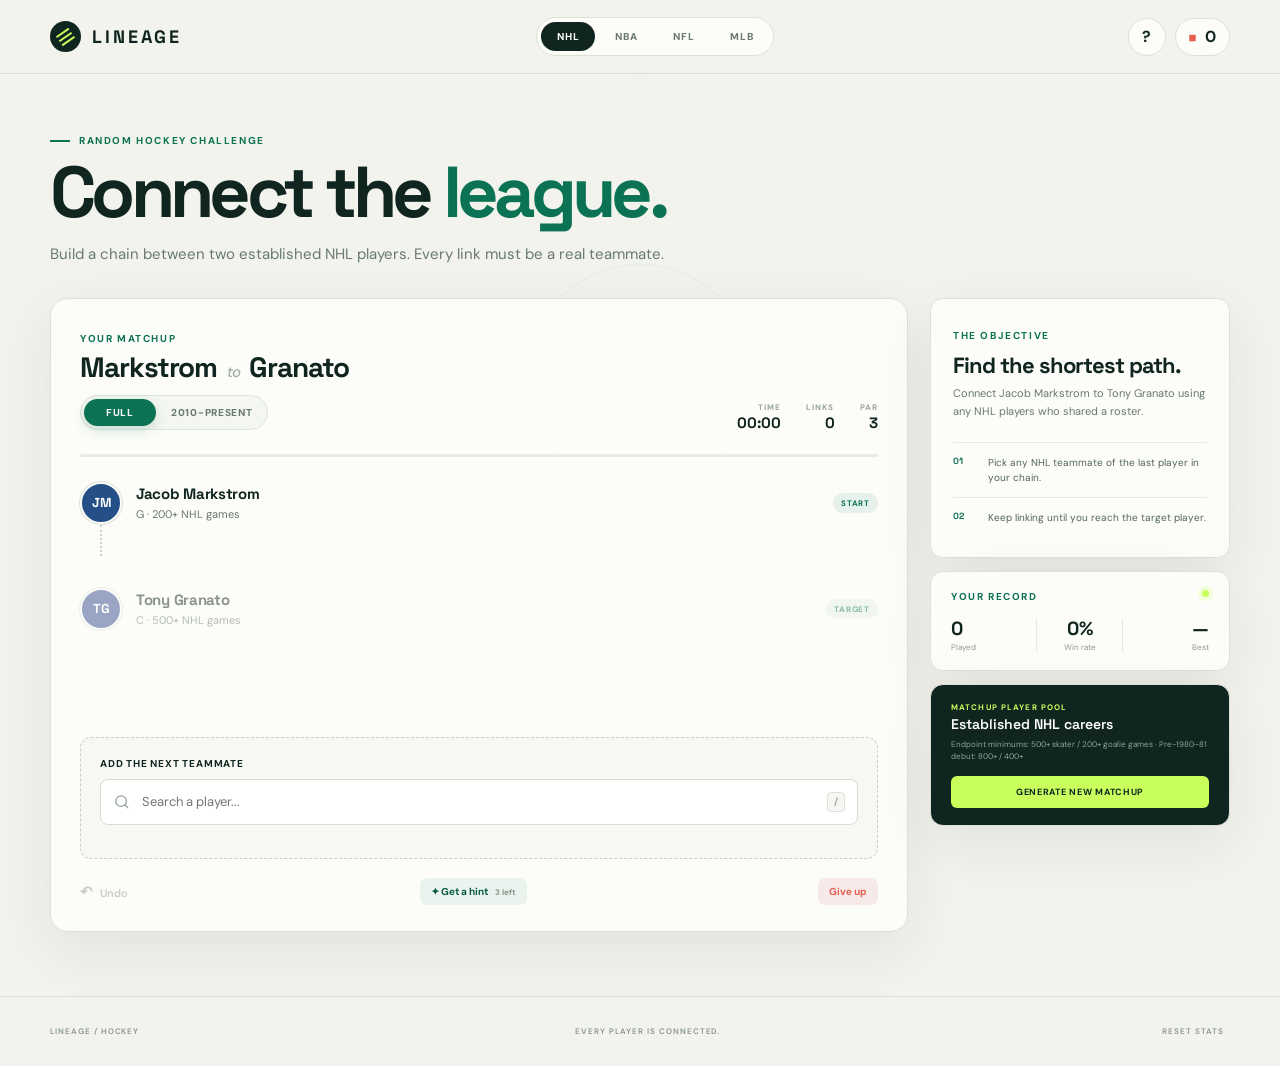
<file: index.html>
<!DOCTYPE html>
<html lang="en">
  <head>
    <meta charset="UTF-8" />
    <meta name="viewport" content="width=device-width, initial-scale=1.0" />
    <meta
      name="description"
      content="Connect athletes through verified teammate relationships across multiple sports."
    />
    <title>Lineage — The Teammate Connection Game</title>
    <link rel="preconnect" href="https://fonts.googleapis.com" />
    <link rel="preconnect" href="https://fonts.gstatic.com" crossorigin />
    <link
      href="https://fonts.googleapis.com/css2?family=DM+Sans:wght@400;500;600;700&family=Space+Grotesk:wght@500;600;700&display=swap"
      rel="stylesheet"
    />
    <link rel="stylesheet" href="styles.css?v=20260826f" />
  </head>
  <body>
    <div class="ice-lines" aria-hidden="true"></div>

    <header class="site-header">
      <a class="brand" href="#" aria-label="Lineage home">
        <span class="brand-mark">
          <span></span>
          <span></span>
          <span></span>
        </span>
        <span>LINEAGE</span>
      </a>

      <nav class="sport-toggle" aria-label="Sport">
        <button type="button" class="active" data-sport="nhl">NHL</button>
        <button type="button" data-sport="nba">NBA</button>
        <button type="button" data-sport="nfl">NFL</button>
        <button type="button" data-sport="mlb">MLB</button>
      </nav>

      <div class="header-actions">
        <button class="icon-button" id="howToPlayButton" type="button" aria-label="How to play">?</button>
        <div class="streak-pill" title="Current streak">
          <span class="flame">◆</span>
          <strong id="streakCount">0</strong>
        </div>
      </div>
    </header>

    <main class="page-shell">
      <section class="hero">
        <div class="eyebrow" id="sportEyebrow"><span></span> Random hockey challenge</div>
        <h1>Connect the <em>league.</em></h1>
        <p id="heroCopy">Build a chain between two established NHL players. Every link must be a real teammate.</p>
      </section>

      <div class="game-layout">
        <section class="game-card" aria-labelledby="challengeTitle">
          <div class="game-topbar">
            <div>
              <span class="section-kicker">Your matchup</span>
              <h2 id="challengeTitle">Finding <span>a</span> matchup...</h2>
              <div class="mode-toggle" aria-label="Player pool">
                <button type="button" class="active" data-mode="full">Full</button>
                <button type="button" data-mode="recent">2010-present</button>
              </div>
            </div>
            <div class="game-metrics">
              <div>
                <span>TIME</span>
                <strong id="timer">00:00</strong>
              </div>
              <div>
                <span>LINKS</span>
                <strong id="linkCount">0</strong>
              </div>
              <div>
                <span>PAR</span>
                <strong id="parCount">—</strong>
              </div>
            </div>
          </div>

          <div class="progress-track" aria-hidden="true">
            <div id="progressBar"></div>
          </div>

          <div class="chain" id="chain" aria-live="polite"></div>

          <div class="player-picker" id="playerPicker">
            <label for="playerSearch">Add the next teammate</label>
            <div class="search-shell">
              <svg viewBox="0 0 24 24" aria-hidden="true">
                <path d="m21 21-4.35-4.35m2.35-5.15a7.5 7.5 0 1 1-15 0 7.5 7.5 0 0 1 15 0Z" />
              </svg>
              <input
                id="playerSearch"
                type="search"
                placeholder="Search a player..."
                autocomplete="off"
                aria-controls="searchResults"
                aria-expanded="false"
              />
              <kbd>/</kbd>
            </div>
            <div class="search-results" id="searchResults" role="listbox"></div>
            <div class="hint-display" id="hintDisplay" aria-live="polite"></div>
            <p class="picker-feedback" id="pickerFeedback"></p>
          </div>

          <div class="game-actions">
            <button class="text-button" id="undoButton" type="button" disabled>
              <span>↶</span> Undo
            </button>
            <button class="hint-button" id="hintButton" type="button">
              <span>✦</span> Get a hint <small id="hintCount">3 left</small>
            </button>
            <button class="give-up-button" id="giveUpButton" type="button">
              Give up
            </button>
          </div>
        </section>

        <aside class="side-panel">
          <section class="side-card goal-card">
            <span class="section-kicker">The objective</span>
            <h3>Find the shortest path.</h3>
            <p id="objectiveCopy">Connect two eligible NHL players using players who shared an NHL roster.</p>
            <div class="mini-rule">
              <span class="rule-number">01</span>
              <p id="ruleOneCopy">Pick any NHL teammate of the last player in your chain.</p>
            </div>
            <div class="mini-rule">
              <span class="rule-number">02</span>
              <p>Keep linking until you reach the target player.</p>
            </div>
          </section>

          <section class="side-card stat-card">
            <div class="stat-heading">
              <span class="section-kicker">Your record</span>
              <span class="record-dot"></span>
            </div>
            <div class="record-grid">
              <div><strong id="playedStat">0</strong><span>Played</span></div>
              <div><strong id="winStat">0%</strong><span>Win rate</span></div>
              <div><strong id="bestStat">—</strong><span>Best</span></div>
            </div>
          </section>

          <section class="side-card tomorrow-card">
            <span>Matchup player pool</span>
            <strong id="poolTitle">Established NHL careers</strong>
            <small id="poolCopy">Endpoint minimums: 500+ skater / 200+ goalie games · Pre-1980–81 debut: 800+ / 400+</small>
            <button id="newMatchupButton" type="button">Generate new matchup</button>
          </section>
        </aside>
      </div>
    </main>

    <footer>
      <span id="footerLeague">LINEAGE / HOCKEY</span>
      <span>Every player is connected.</span>
      <button id="resetStatsButton" type="button">Reset stats</button>
    </footer>

    <dialog id="helpDialog">
      <button class="dialog-close" data-close-dialog type="button" aria-label="Close">×</button>
      <span class="section-kicker">How to play</span>
      <h2 id="helpTitle">Connect two NHL players through teammates.</h2>
      <ol>
        <li>Start with the randomly selected player at the top of the chain.</li>
        <li>Search for any <span id="helpLeagueCopy">NHL</span> player who shared a team during an overlapping season.</li>
        <li>Repeat until your last pick is the target athlete.</li>
        <li>Hints get stronger each time: player profile, shared team, then a season/name clue.</li>
      </ol>
      <p class="dialog-note" id="helpModeCopy">Full mode uses the whole endpoint pool. 2010-present mode only chooses start and target players who debuted in 2010 or later. Any NHL player can still be used as a link.</p>
    </dialog>

    <dialog id="winDialog">
      <div class="win-burst">✦</div>
      <span class="section-kicker" id="dialogKicker">Connection complete</span>
      <h2 id="winTitle">Great chain.</h2>
      <p id="winSummary"></p>
      <div class="shortest-path-card">
        <span>Shortest path</span>
        <p id="shortestPathCopy"></p>
      </div>
      <div class="win-score">
        <div><strong id="winLinks">0</strong><span>Links</span></div>
        <div><strong id="winTime">00:00</strong><span>Time</span></div>
        <div><strong id="winHints">0</strong><span>Hints</span></div>
      </div>
      <button class="primary-button" id="shareButton" type="button">Share result</button>
      <button class="secondary-button" id="playAgainButton" type="button">Play again</button>
    </dialog>

    <script>
      window.lineageAssetVersion = "20260826f";
    </script>
    <script src="data/sports-manifest.js?v=20260826f"></script>
    <script src="data/players.js?v=20260826f"></script>
    <script src="data/career-stats.js?v=20260826f"></script>
    <script src="data/batches/bulk-20260617.js?v=20260826f"></script>
    <script src="data.js?v=20260826f"></script>
    <script src="app.js?v=20260826f"></script>
  </body>
</html>
</file>
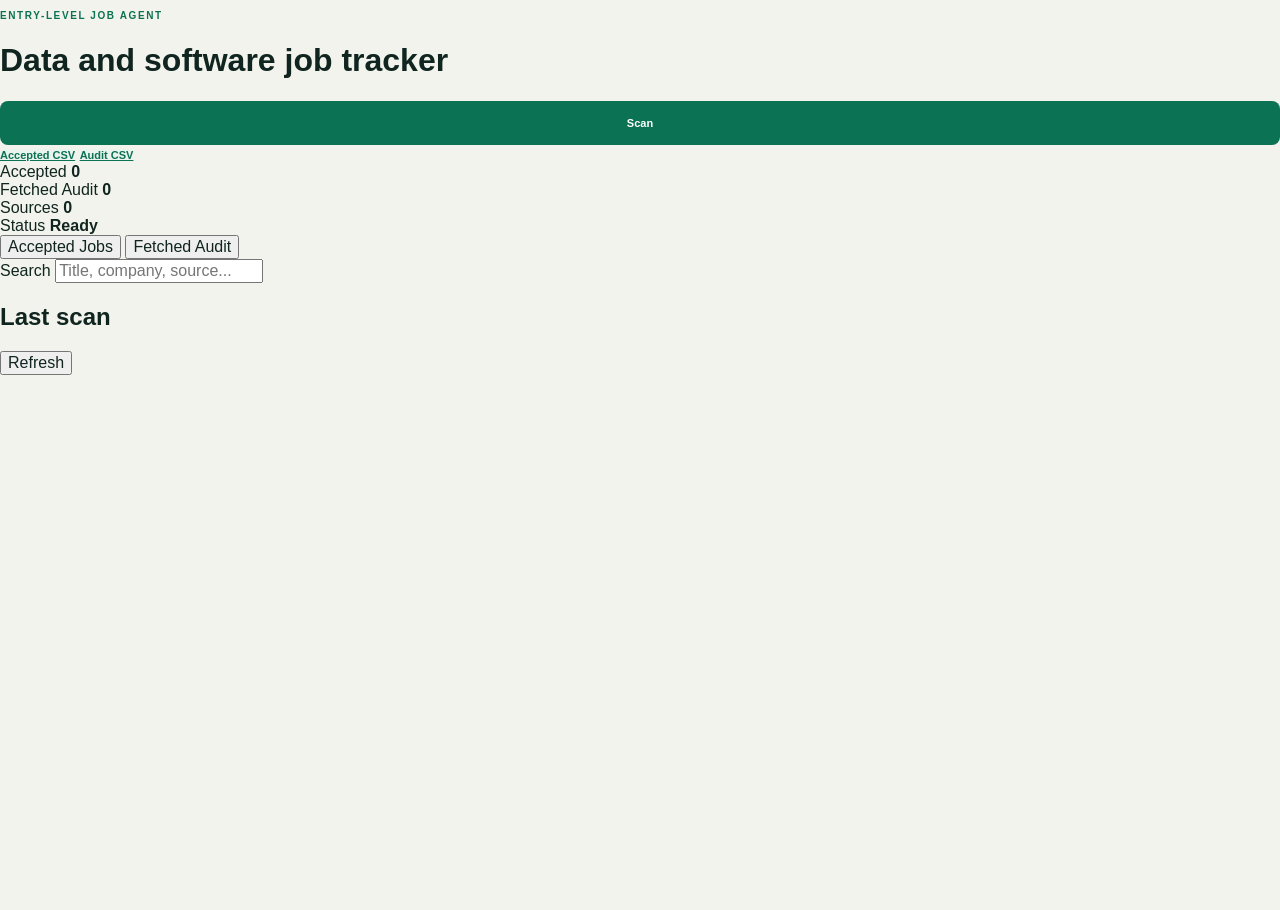
<file: job-agent/web/index.html>
<!DOCTYPE html>
<html lang="en">
  <head>
    <meta charset="UTF-8" />
    <meta name="viewport" content="width=device-width, initial-scale=1.0" />
    <title>Entry-Level Job Agent</title>
    <link rel="stylesheet" href="/styles.css" />
  </head>
  <body>
    <main class="app-shell">
      <header class="topbar">
        <div>
          <p class="eyebrow">Entry-Level Job Agent</p>
          <h1>Data and software job tracker</h1>
        </div>
        <div class="actions">
          <button id="scanButton" class="primary-button" type="button">Scan</button>
          <a class="secondary-button" href="/exports/jobs.csv">Accepted CSV</a>
          <a class="secondary-button" href="/exports/job-candidates.csv">Audit CSV</a>
        </div>
      </header>

      <section class="status-grid" aria-live="polite">
        <div>
          <span>Accepted</span>
          <strong id="acceptedCount">0</strong>
        </div>
        <div>
          <span>Fetched Audit</span>
          <strong id="candidateCount">0</strong>
        </div>
        <div>
          <span>Sources</span>
          <strong id="sourceCount">0</strong>
        </div>
        <div>
          <span>Status</span>
          <strong id="statusText">Ready</strong>
        </div>
      </section>

      <section class="toolbar">
        <div class="tabs" role="tablist" aria-label="Job tables">
          <button id="acceptedTab" class="tab active" type="button">Accepted Jobs</button>
          <button id="auditTab" class="tab" type="button">Fetched Audit</button>
        </div>
        <label class="search-box">
          <span>Search</span>
          <input id="searchInput" type="search" placeholder="Title, company, source..." />
        </label>
      </section>

      <section class="table-wrap">
        <table>
          <thead id="tableHead"></thead>
          <tbody id="tableBody"></tbody>
        </table>
        <div id="emptyState" class="empty-state" hidden>No rows yet.</div>
      </section>

      <section class="scan-log">
        <div class="log-heading">
          <h2>Last scan</h2>
          <button id="refreshButton" type="button">Refresh</button>
        </div>
        <div id="scanLog" class="log-lines"></div>
      </section>
    </main>
    <script src="/app.js"></script>
  </body>
</html>
</file>
<file: styles.css>
:root {
  --ink: #10251f;
  --muted: #697873;
  --paper: #f2f3ed;
  --card: #fcfcf8;
  --line: #dce1d8;
  --green: #0b7253;
  --green-dark: #075a42;
  --lime: #c8ff5c;
  --red: #e5604f;
  --shadow: 0 18px 60px rgba(16, 37, 31, 0.08);
}

* {
  box-sizing: border-box;
}

body {
  margin: 0;
  min-height: 100vh;
  color: var(--ink);
  background: var(--paper);
  font-family: "DM Sans", sans-serif;
}

button,
input {
  font: inherit;
}

button {
  color: inherit;
}

.ice-lines {
  position: fixed;
  inset: 0;
  z-index: -1;
  opacity: 0.42;
  background:
    linear-gradient(90deg, transparent calc(50% - 1px), rgba(11, 114, 83, 0.08) 50%, transparent calc(50% + 1px)),
    radial-gradient(circle at 50% 42%, transparent 0 112px, rgba(11, 114, 83, 0.07) 113px 114px, transparent 115px);
  pointer-events: none;
}

.site-header {
  height: 74px;
  padding: 0 max(24px, calc((100vw - 1180px) / 2));
  border-bottom: 1px solid rgba(16, 37, 31, 0.1);
  display: flex;
  align-items: center;
  justify-content: space-between;
  background: rgba(242, 243, 237, 0.8);
  backdrop-filter: blur(12px);
}

.brand {
  display: flex;
  align-items: center;
  gap: 11px;
  color: var(--ink);
  text-decoration: none;
  font: 700 18px/1 "Space Grotesk", sans-serif;
  letter-spacing: 0.16em;
}

.brand-mark {
  width: 31px;
  height: 31px;
  position: relative;
  display: grid;
  place-items: center;
  border-radius: 50%;
  background: var(--ink);
}

.brand-mark span {
  position: absolute;
  width: 15px;
  height: 2px;
  background: var(--lime);
  transform: rotate(-35deg);
}

.brand-mark span:first-child {
  transform: rotate(-35deg) translateY(-5px);
}

.brand-mark span:last-child {
  transform: rotate(-35deg) translateY(5px);
}

.header-actions {
  display: flex;
  align-items: center;
  gap: 9px;
}

.sport-toggle {
  padding: 4px;
  border: 1px solid var(--line);
  border-radius: 999px;
  display: flex;
  gap: 4px;
  background: var(--card);
}

.sport-toggle button {
  min-width: 54px;
  padding: 8px 12px;
  border: 0;
  border-radius: 999px;
  color: var(--muted);
  background: transparent;
  cursor: pointer;
  font-size: 10px;
  font-weight: 800;
  letter-spacing: 0.1em;
}

.sport-toggle button.active {
  color: white;
  background: var(--ink);
}

.icon-button,
.streak-pill {
  height: 38px;
  border: 1px solid var(--line);
  background: var(--card);
}

.icon-button {
  width: 38px;
  border-radius: 50%;
  cursor: pointer;
  font-weight: 700;
}

.streak-pill {
  padding: 0 13px;
  border-radius: 999px;
  display: flex;
  align-items: center;
  gap: 7px;
}

.flame {
  color: var(--red);
  font-size: 12px;
  transform: rotate(45deg);
}

.page-shell {
  width: min(1180px, calc(100% - 40px));
  margin: 0 auto;
}

.hero {
  padding: 60px 0 34px;
}

.eyebrow,
.section-kicker {
  text-transform: uppercase;
  letter-spacing: 0.16em;
  font-size: 10px;
  font-weight: 700;
  color: var(--green);
}

.eyebrow {
  display: flex;
  align-items: center;
  gap: 9px;
}

.eyebrow span {
  width: 20px;
  height: 2px;
  background: var(--green);
}

.hero h1 {
  margin: 10px 0 5px;
  font: 700 clamp(42px, 6vw, 72px)/0.98 "Space Grotesk", sans-serif;
  letter-spacing: -0.065em;
}

.hero h1 em {
  color: var(--green);
  font-style: normal;
}

.hero p {
  margin: 16px 0 0;
  color: var(--muted);
  font-size: 15px;
}

.game-layout {
  padding-bottom: 64px;
  display: grid;
  grid-template-columns: minmax(0, 1fr) 300px;
  gap: 22px;
  align-items: start;
}

.game-card,
.side-card {
  border: 1px solid var(--line);
  background: rgba(252, 252, 248, 0.96);
  box-shadow: var(--shadow);
}

.game-card {
  padding: 27px 29px 22px;
  border-radius: 18px;
}

.game-topbar {
  display: flex;
  align-items: end;
  justify-content: space-between;
  gap: 20px;
}

.game-topbar h2 {
  margin: 6px 0 0;
  font: 700 28px/1 "Space Grotesk", sans-serif;
  letter-spacing: -0.04em;
}

.game-topbar h2 span {
  margin: 0 4px;
  color: #a2ada9;
  font: 500 italic 15px/1 "DM Sans", sans-serif;
}

.mode-toggle {
  width: fit-content;
  margin-top: 14px;
  padding: 3px;
  border: 1px solid #dce5dc;
  border-radius: 999px;
  display: flex;
  gap: 3px;
  background: #f3f6f1;
}

.mode-toggle button {
  min-width: 72px;
  padding: 7px 12px;
  border: 0;
  border-radius: 999px;
  color: var(--muted);
  background: transparent;
  cursor: pointer;
  font-size: 10px;
  font-weight: 800;
  letter-spacing: 0.07em;
  text-transform: uppercase;
}

.mode-toggle button.active {
  color: white;
  background: var(--green);
  box-shadow: 0 4px 12px rgba(11, 114, 83, 0.18);
}

.game-metrics {
  display: flex;
  gap: 25px;
  text-align: right;
}

.game-metrics div {
  display: grid;
  gap: 3px;
}

.game-metrics span {
  color: #99a49f;
  font-size: 8px;
  font-weight: 700;
  letter-spacing: 0.14em;
}

.game-metrics strong {
  font: 700 15px/1 "Space Grotesk", sans-serif;
}

.progress-track {
  height: 3px;
  margin: 24px 0 25px;
  overflow: hidden;
  border-radius: 3px;
  background: #e8ebe4;
}

.progress-track div {
  width: 0;
  height: 100%;
  border-radius: inherit;
  background: var(--green);
  transition: width 300ms ease;
}

.chain {
  min-height: 227px;
}

.chain-entry {
  display: grid;
  grid-template-columns: 42px 1fr auto;
  gap: 14px;
  align-items: center;
  position: relative;
  animation: slide-in 240ms ease both;
}

.chain-entry:not(:last-child) {
  padding-bottom: 32px;
}

.chain-entry:not(:last-child)::after {
  content: "";
  position: absolute;
  z-index: 0;
  left: 20px;
  top: 43px;
  bottom: 0;
  border-left: 2px dotted #c8d1ca;
}

.avatar {
  width: 42px;
  height: 42px;
  position: relative;
  z-index: 1;
  border: 2px solid var(--card);
  border-radius: 50%;
  display: grid;
  place-items: center;
  color: white;
  background: var(--avatar, var(--green));
  box-shadow: 0 0 0 1px var(--line);
  font: 700 13px/1 "Space Grotesk", sans-serif;
}

.player-copy strong {
  display: block;
  font: 700 15px/1.2 "Space Grotesk", sans-serif;
  letter-spacing: -0.02em;
}

.player-copy span {
  display: block;
  margin-top: 4px;
  color: var(--muted);
  font-size: 11px;
}

.endpoint-tag {
  padding: 5px 8px;
  border-radius: 999px;
  color: var(--green);
  background: #e6f1eb;
  font-size: 8px;
  font-weight: 700;
  letter-spacing: 0.1em;
  text-transform: uppercase;
}

.proof {
  position: absolute;
  z-index: 2;
  left: 54px;
  bottom: 8px;
  padding: 4px 8px;
  border: 1px solid #dce7df;
  border-radius: 5px;
  color: var(--green-dark);
  background: #f4f8f4;
  font-size: 9px;
  font-weight: 600;
}

.target-entry {
  margin-top: 32px;
  opacity: 0.48;
}

.target-entry.reached {
  margin-top: 0;
  opacity: 1;
}

.player-picker {
  position: relative;
  margin-top: 28px;
  padding: 19px;
  border: 1px dashed #c7d0c8;
  border-radius: 11px;
  background: #f7f8f3;
}

.player-picker label {
  display: block;
  margin-bottom: 9px;
  font-size: 10px;
  font-weight: 700;
  letter-spacing: 0.08em;
  text-transform: uppercase;
}

.search-shell {
  height: 46px;
  padding: 0 12px;
  border: 1px solid #d6ddd5;
  border-radius: 8px;
  display: flex;
  align-items: center;
  gap: 10px;
  background: white;
  transition: border-color 180ms, box-shadow 180ms;
}

.search-shell:focus-within {
  border-color: var(--green);
  box-shadow: 0 0 0 3px rgba(11, 114, 83, 0.1);
}

.search-shell svg {
  width: 17px;
  fill: none;
  stroke: #91a099;
  stroke-width: 1.8;
  stroke-linecap: round;
}

.search-shell input {
  min-width: 0;
  flex: 1;
  border: 0;
  outline: 0;
  color: var(--ink);
  background: transparent;
  font-size: 13px;
}

.search-shell kbd {
  padding: 2px 6px;
  border: 1px solid #dce1dc;
  border-radius: 4px;
  color: #95a19c;
  background: #f6f7f3;
  font: 600 10px/1.4 "DM Sans", sans-serif;
}

.search-results {
  position: absolute;
  z-index: 10;
  top: 84px;
  right: 19px;
  left: 19px;
  max-height: 230px;
  overflow-y: auto;
  border: 1px solid var(--line);
  border-radius: 9px;
  display: none;
  background: white;
  box-shadow: 0 16px 35px rgba(16, 37, 31, 0.16);
}

.search-results.open {
  display: block;
}

.hint-display {
  display: none;
  margin-top: 11px;
  padding: 11px 12px;
  border: 1px solid #d5e4d9;
  border-radius: 9px;
  color: var(--green-dark);
  background: #edf7ef;
  font-size: 11px;
  font-weight: 700;
  line-height: 1.45;
}

.hint-display.open {
  display: block;
}

.result-item {
  width: 100%;
  padding: 11px 13px;
  border: 0;
  border-bottom: 1px solid #edf0eb;
  display: flex;
  align-items: center;
  gap: 10px;
  text-align: left;
  background: white;
  cursor: pointer;
}

.result-item:last-child {
  border-bottom: 0;
}

.result-item:hover,
.result-item:focus {
  outline: 0;
  background: #f1f7f3;
}

.result-item .avatar {
  width: 31px;
  height: 31px;
  font-size: 9px;
}

.result-item strong {
  display: block;
  font-size: 12px;
}

.result-item span {
  color: var(--muted);
  font-size: 9px;
}

.picker-feedback {
  min-height: 14px;
  margin: 8px 2px -8px;
  color: var(--red);
  font-size: 10px;
  font-weight: 600;
}

.picker-feedback.hint {
  display: none;
}

.game-actions {
  margin-top: 16px;
  display: flex;
  align-items: center;
  justify-content: space-between;
  gap: 10px;
  flex-wrap: wrap;
}

.text-button,
.hint-button,
.give-up-button,
footer button {
  border: 0;
  background: transparent;
  cursor: pointer;
}

.text-button {
  padding: 7px 0;
  color: var(--muted);
  font-size: 11px;
  font-weight: 600;
}

.text-button:disabled {
  opacity: 0.35;
  cursor: default;
}

.text-button span {
  margin-right: 4px;
  font-size: 15px;
}

.hint-button {
  padding: 7px 11px;
  border-radius: 7px;
  color: var(--green-dark);
  background: #eaf3ed;
  font-size: 10px;
  font-weight: 700;
}

.hint-button small {
  margin-left: 5px;
  color: #84958d;
  font-size: 8px;
}

.hint-button:disabled {
  opacity: 0.45;
}

.give-up-button {
  padding: 7px 11px;
  border-radius: 7px;
  color: var(--red);
  background: #f7e9e8;
  font-size: 10px;
  font-weight: 700;
}

.give-up-button:disabled {
  opacity: 0.45;
  cursor: default;
}

.revealed-entry .proof {
  border-color: #d9e7dd;
  background: #eef7f1;
}

.side-panel {
  display: grid;
  gap: 13px;
}

.side-card {
  border-radius: 13px;
}

.goal-card {
  padding: 24px 22px 20px;
}

.goal-card h3 {
  margin: 10px 0 8px;
  font: 700 22px/1.08 "Space Grotesk", sans-serif;
  letter-spacing: -0.045em;
}

.goal-card > p {
  margin: 0 0 22px;
  color: var(--muted);
  font-size: 11px;
  line-height: 1.6;
}

.mini-rule {
  padding: 12px 0;
  border-top: 1px solid #e5e9e3;
  display: grid;
  grid-template-columns: 25px 1fr;
  gap: 10px;
}

.rule-number {
  color: var(--green);
  font: 700 9px/1.5 "Space Grotesk", sans-serif;
}

.mini-rule p {
  margin: 0;
  color: #53645d;
  font-size: 10px;
  line-height: 1.5;
}

.stat-card {
  padding: 18px 20px;
}

.stat-heading {
  display: flex;
  justify-content: space-between;
}

.record-dot {
  width: 7px;
  height: 7px;
  border-radius: 50%;
  background: var(--lime);
  box-shadow: 0 0 0 4px rgba(200, 255, 92, 0.2);
}

.record-grid {
  margin-top: 16px;
  display: grid;
  grid-template-columns: repeat(3, 1fr);
}

.record-grid div {
  border-right: 1px solid #e5e9e3;
  display: grid;
  gap: 4px;
  text-align: center;
}

.record-grid div:first-child {
  text-align: left;
}

.record-grid div:last-child {
  border: 0;
  text-align: right;
}

.record-grid strong {
  font: 700 19px/1 "Space Grotesk", sans-serif;
}

.record-grid span {
  color: #8a9791;
  font-size: 8px;
}

.tomorrow-card {
  padding: 17px 20px;
  display: grid;
  gap: 3px;
  color: white;
  background: var(--ink);
}

.tomorrow-card span {
  color: var(--lime);
  font-size: 8px;
  font-weight: 700;
  letter-spacing: 0.14em;
  text-transform: uppercase;
}

.tomorrow-card strong {
  font: 600 14px/1.4 "Space Grotesk", sans-serif;
}

.tomorrow-card small {
  color: #91a39c;
  font-size: 8px;
  line-height: 1.55;
}

.tomorrow-card b {
  color: white;
  font-weight: 600;
}

.tomorrow-card button {
  margin-top: 10px;
  padding: 9px 10px;
  border: 1px solid rgba(200, 255, 92, 0.35);
  border-radius: 6px;
  color: var(--ink);
  background: var(--lime);
  cursor: pointer;
  font-size: 9px;
  font-weight: 700;
  text-transform: uppercase;
  letter-spacing: 0.08em;
}

footer {
  min-height: 70px;
  padding: 0 max(24px, calc((100vw - 1180px) / 2));
  border-top: 1px solid rgba(16, 37, 31, 0.1);
  display: flex;
  align-items: center;
  justify-content: space-between;
  color: #899690;
  font-size: 8px;
  font-weight: 600;
  letter-spacing: 0.12em;
  text-transform: uppercase;
}

footer button {
  padding: 6px;
  color: #899690;
  font-size: 8px;
  letter-spacing: 0.12em;
  text-transform: uppercase;
}

dialog {
  width: min(430px, calc(100% - 30px));
  padding: 35px;
  border: 1px solid var(--line);
  border-radius: 18px;
  color: var(--ink);
  background: var(--card);
  box-shadow: 0 25px 80px rgba(16, 37, 31, 0.25);
}

dialog::backdrop {
  background: rgba(16, 37, 31, 0.62);
  backdrop-filter: blur(4px);
}

dialog h2 {
  margin: 10px 0 18px;
  font: 700 27px/1.05 "Space Grotesk", sans-serif;
  letter-spacing: -0.05em;
}

dialog ol {
  padding-left: 18px;
  color: var(--muted);
  font-size: 12px;
  line-height: 1.8;
}

.dialog-close {
  position: absolute;
  top: 12px;
  right: 14px;
  border: 0;
  color: #87948e;
  background: transparent;
  cursor: pointer;
  font-size: 22px;
}

.dialog-note {
  padding: 11px 13px;
  border-radius: 7px;
  color: var(--green-dark);
  background: #eaf3ed;
  font-size: 10px;
  line-height: 1.5;
}

#winDialog {
  text-align: center;
}

#winDialog.give-up-dialog #shareButton {
  display: none;
}

.win-burst {
  width: 56px;
  height: 56px;
  margin: 0 auto 18px;
  border-radius: 50%;
  display: grid;
  place-items: center;
  color: var(--ink);
  background: var(--lime);
  font-size: 24px;
}

#winDialog p {
  color: var(--muted);
  font-size: 12px;
}

.shortest-path-card {
  margin-top: 16px;
  padding: 12px 13px;
  border: 1px solid var(--line);
  border-radius: 10px;
  background: #f7f9f4;
  text-align: left;
}

.shortest-path-card span {
  display: block;
  margin-bottom: 6px;
  color: var(--green);
  font-size: 8px;
  font-weight: 800;
  letter-spacing: 0.12em;
  text-transform: uppercase;
}

#winDialog .shortest-path-card p {
  margin: 0;
  color: var(--ink);
  font-size: 11px;
  font-weight: 600;
  line-height: 1.5;
}

.win-score {
  margin: 24px 0;
  padding: 16px 0;
  border-block: 1px solid var(--line);
  display: grid;
  grid-template-columns: repeat(3, 1fr);
}

.win-score div {
  display: grid;
  gap: 4px;
}

.win-score strong {
  font: 700 22px/1 "Space Grotesk", sans-serif;
}

.win-score span {
  color: var(--muted);
  font-size: 8px;
  text-transform: uppercase;
  letter-spacing: 0.1em;
}

.primary-button,
.secondary-button {
  width: 100%;
  height: 44px;
  border: 0;
  border-radius: 8px;
  cursor: pointer;
  font-weight: 700;
  font-size: 11px;
}

.primary-button {
  color: white;
  background: var(--green);
}

.secondary-button {
  margin-top: 8px;
  color: var(--green);
  background: #eaf3ed;
}

@keyframes slide-in {
  from {
    opacity: 0;
    transform: translateY(5px);
  }
}

@media (max-width: 850px) {
  .game-layout {
    grid-template-columns: 1fr;
  }

  .side-panel {
    grid-template-columns: repeat(2, 1fr);
  }

  .goal-card {
    grid-row: span 2;
  }
}

@media (max-width: 600px) {
  .site-header {
    height: 62px;
  }

  .page-shell {
    width: min(100% - 24px, 1180px);
  }

  .hero {
    padding: 38px 0 25px;
  }

  .hero h1 {
    font-size: 43px;
  }

  .hero p {
    max-width: 320px;
    font-size: 12px;
    line-height: 1.5;
  }

  .game-card {
    padding: 21px 17px 18px;
  }

  .game-topbar {
    align-items: start;
  }

  .game-topbar h2 {
    font-size: 22px;
  }

  .game-metrics {
    gap: 12px;
  }

  .game-metrics div:nth-child(3) {
    display: none;
  }

  .side-panel {
    grid-template-columns: 1fr;
  }

  .goal-card {
    grid-row: auto;
  }

  footer {
    padding: 18px 20px;
    gap: 12px;
    flex-wrap: wrap;
  }
}
</file>
